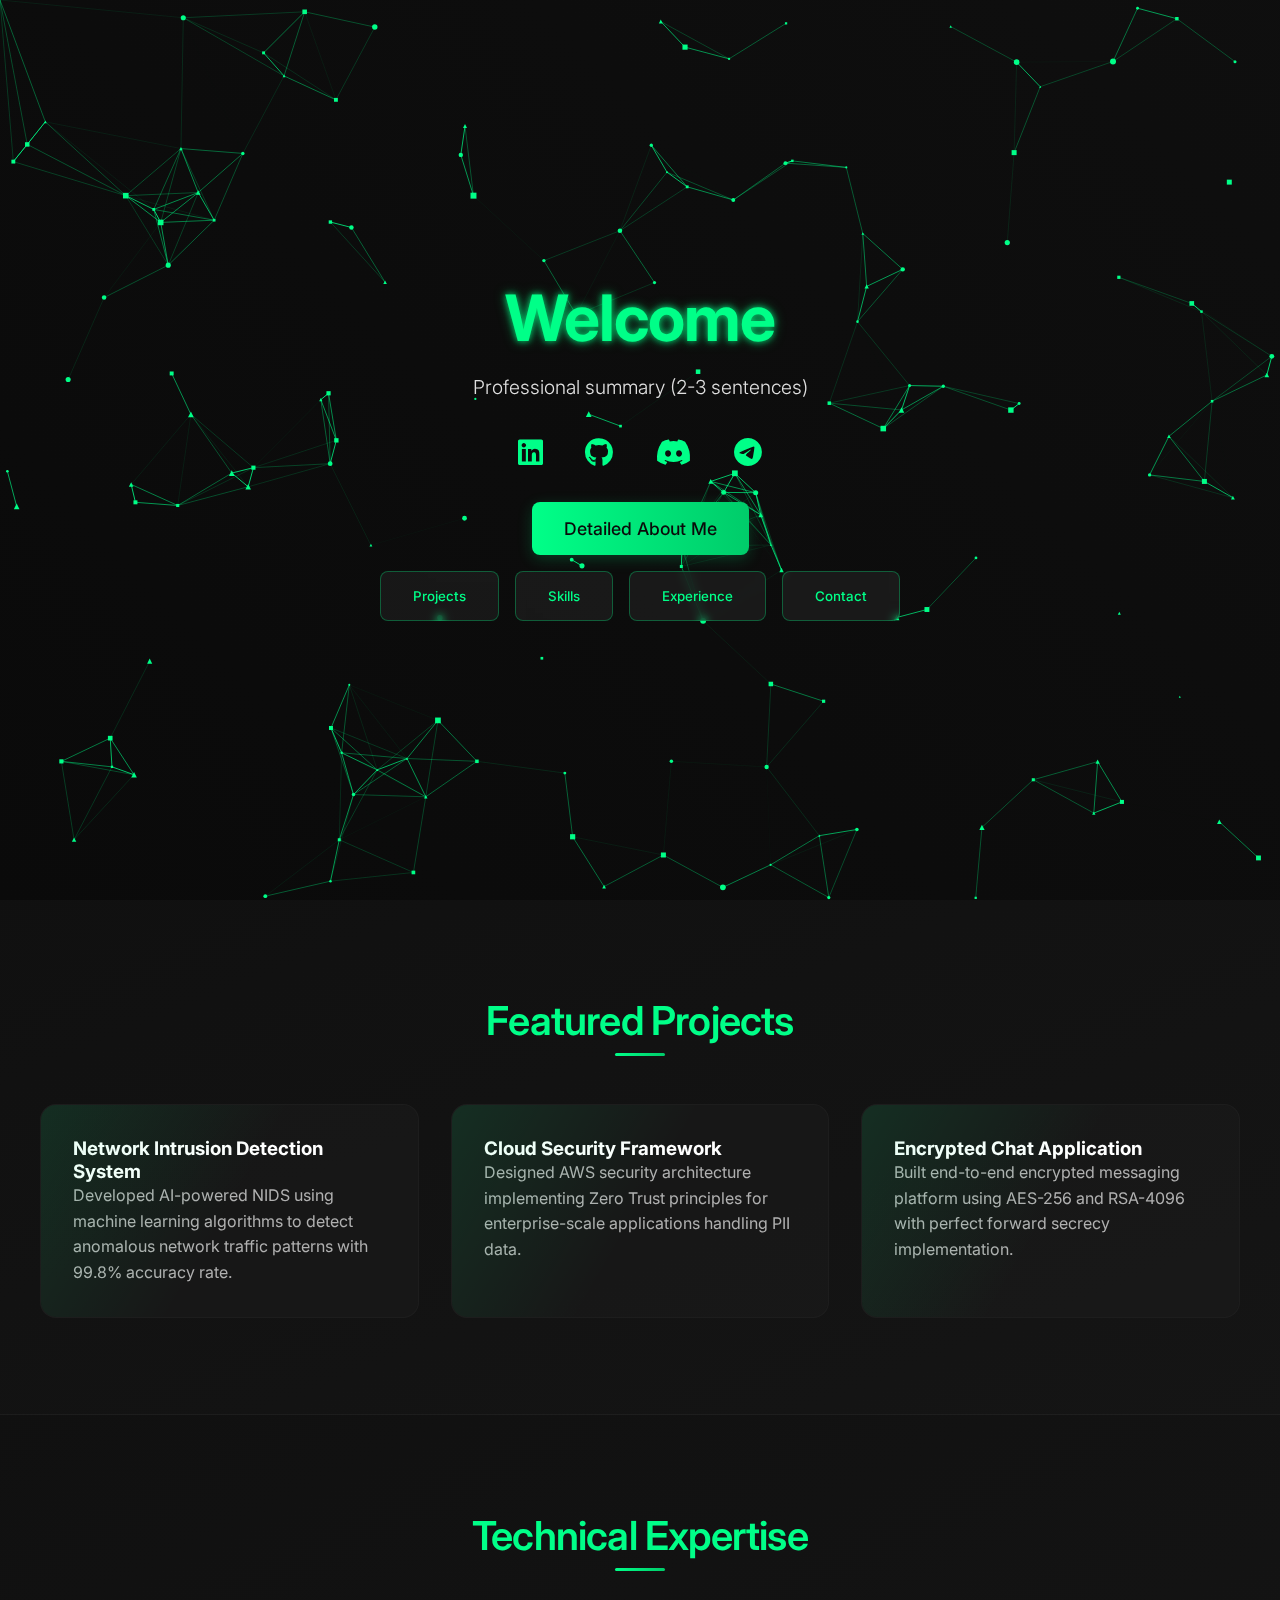
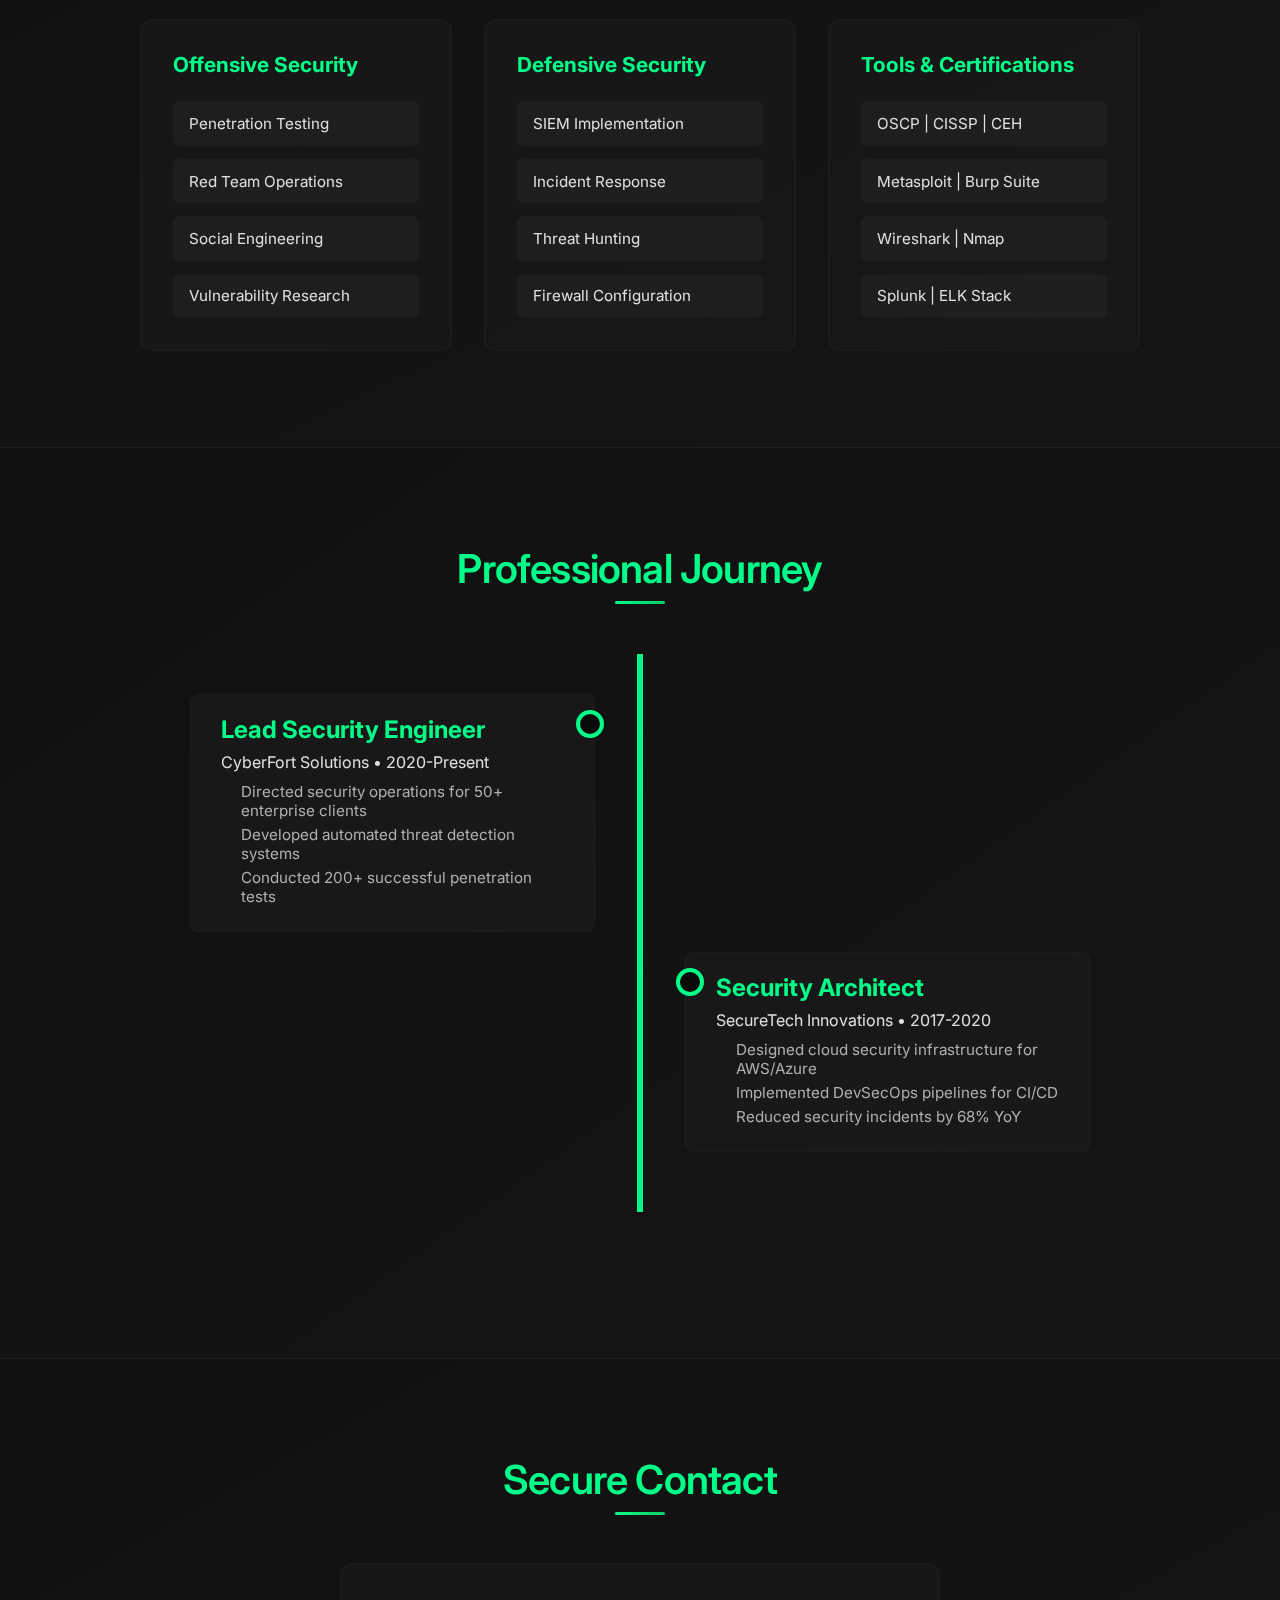
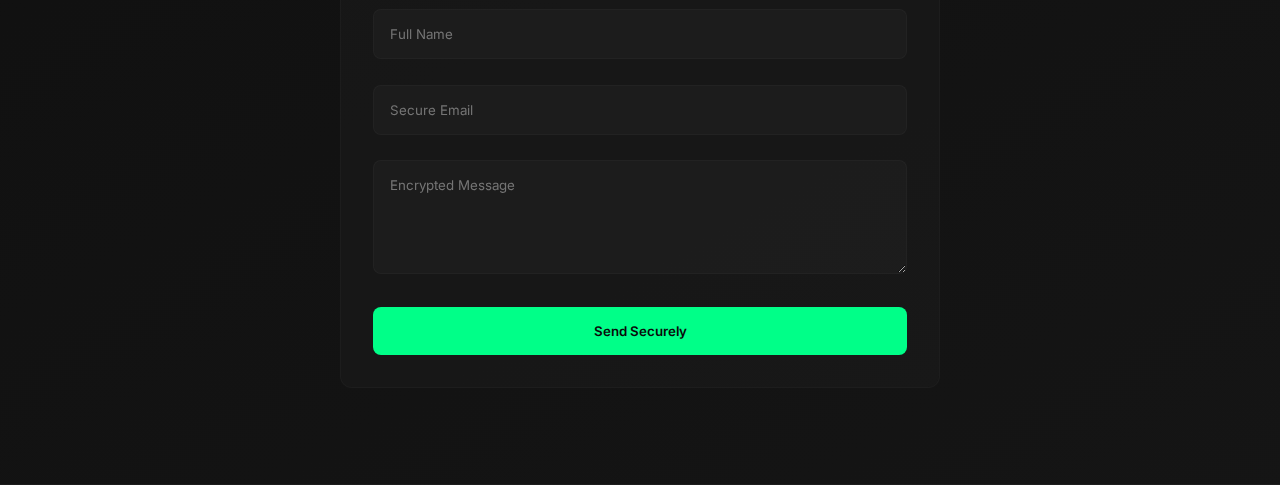
<file: index.html>
<!DOCTYPE html>
<html lang="en">
<head>
  <meta charset="UTF-8" />
  <meta name="viewport" content="width=device-width, initial-scale=1.0" />
  <title>CyberSec Specialist | Portfolio</title>
  <link rel="stylesheet" href="https://cdnjs.cloudflare.com/ajax/libs/font-awesome/6.0.0/css/all.min.css" />
  <link href="https://fonts.googleapis.com/css2?family=Inter:wght@300;400;500;600;700&display=swap" rel="stylesheet" />
  <style>
    /* Global Styles */
    * {
      margin: 0;
      padding: 0;
      box-sizing: border-box;
      font-family: 'Inter', sans-serif;
    }
    html {
      scroll-behavior: smooth;
      background: #0a0a0a;
      min-height: 100vh;
    }

    /* Fixed Header with Slide-Down Animation */
    #page-header {
      position: fixed;
      top: -70px; /* Start hidden above the viewport */
      left: 0;
      width: 100%;
      height: 70px;  /* Fixed height */
      background: rgba(10, 10, 10, 0.9);
      color: #fff;
      z-index: 1000;
      opacity: 0;               /* Invisible initially */
      pointer-events: none;     /* Prevent clicks while hidden */
      transition: top 0.3s ease, opacity 0.3s ease;
      display: flex;
      align-items: center;
    }
    /* Class added via JS to show the header */
    #page-header.show {
      top: 0;
      opacity: 1;
      pointer-events: auto;
    }

    /* Header Content Container */
    .header-container {
      max-width: 1200px;
      margin: 0 auto;
      width: 100%;
      display: flex;
      align-items: center;
      justify-content: space-between;
      padding: 0 20px;
    }
    .header-logo {
      font-size: 1.5rem;
      background: linear-gradient(to right, #00ff88, #00cc6a);
      -webkit-background-clip: text;
      -webkit-text-fill-color: transparent;
      font-weight: 700;
    }
    .header-nav ul {
      list-style: none;
      display: flex;
      gap: 15px;
    }
    .header-nav a {
      display: inline-block;
      text-decoration: none;
      color: #fff;
      background: rgba(255, 255, 255, 0.1);
      padding: 0.5rem 1rem;
      border-radius: 5px;
      font-weight: 500;
      transition: background 0.3s, color 0.3s;
    }
    .header-nav a:hover {
      background: #00ff88;
      color: #0a0a0a;
    }

    /* Canvas background for landing page */
    #particle-canvas {
      position: absolute;
      top: 0;
      left: 0;
      width: 100%;
      height: 100%;
      z-index: -1;
    }

    /* Landing Section */
    #landing {
      height: 100vh;
      display: flex;
      flex-direction: column;
      justify-content: center;
      align-items: center;
      position: relative;
      overflow: hidden;
      color: #fff;
      background: linear-gradient(45deg, rgba(10, 10, 10, 0.9), rgba(15, 15, 15, 0.9));
      backdrop-filter: blur(4px);
    }
    .content {
      z-index: 1;
      text-align: center;
      padding: 20px;
      max-width: 800px;
    }

    /* NEW Landing Page Heading Design */
    h1 {
      font-size: 4rem;
      margin-bottom: 1rem;
      color: #00ff88;
      font-weight: 700;
      letter-spacing: -0.02em;
      /* Subtle neon glow effect */
      text-shadow:
        0 0 6px rgba(0, 255, 136, 0.7),
        0 0 12px rgba(0, 255, 136, 0.5);
    }

    /* Short 2-3 sentence summary styling */
    .summary {
      font-size: 1.2rem;
      line-height: 1.6;
      margin: 0 auto 2rem;
      max-width: 600px;
      color: #e0e0e0;
      font-weight: 300;
    }

    .social-icons {
      margin: 2rem 0;
    }
    .social-icons a {
      color: #00ff88;
      font-size: 1.8rem;
      margin: 0 1.2rem;
      transition: all 0.3s cubic-bezier(0.4, 0, 0.2, 1);
      position: relative;
    }
    .social-icons a:hover {
      color: #00cc6a;
      transform: translateY(-3px);
    }

    /* Shortcut Buttons */
    .shortcuts,
    .shortcuts-lower {
      display: flex;
      justify-content: center;
      margin-top: 1rem;
      flex-wrap: wrap;
      gap: 1rem;
    }
    .shortcut-btn {
      background: rgba(255, 255, 255, 0.05);
      border: 1px solid rgba(0, 255, 136, 0.3);
      color: #00ff88;
      padding: 1rem 2rem;
      cursor: pointer;
      transition: all 0.3s ease;
      border-radius: 8px;
      font-weight: 500;
      backdrop-filter: blur(4px);
    }
    .shortcut-btn:hover {
      background: #00ff88;
      color: #0a0a0a;
      transform: translateY(-2px);
      box-shadow: 0 4px 15px rgba(0, 255, 136, 0.2);
    }
    .main-btn {
      background: linear-gradient(to right, #00ff88, #00cc6a);
      color: #0a0a0a;
      border: none;
      font-size: 1.1rem;
      box-shadow: 0 4px 15px rgba(0, 255, 136, 0.2);
      transition: transform 0.3s ease, box-shadow 0.3s ease, background 0.3s ease;
    }
    .main-btn:hover {
      transform: scale(1.05);
      box-shadow: 0 8px 25px rgba(0, 255, 136, 0.3);
    }

    section {
      padding: 6rem 2rem;
      background: linear-gradient(to bottom right, rgba(17, 17, 17, 0.95), rgba(22, 22, 22, 0.95));
      color: #fff;
      position: relative;
      backdrop-filter: blur(12px);
      border-bottom: 1px solid rgba(255, 255, 255, 0.05);
    }
    h2 {
      display: block;
      text-align: center;
      font-size: 2.5rem;
      font-weight: 600;
      letter-spacing: -0.02em;
      color: #00ff88;
      margin-bottom: 3rem;
      position: relative;
    }
    h2::after {
      content: "";
      display: block;
      margin: 0.5rem auto 0;
      width: 50px;
      height: 3px;
      background: linear-gradient(to right, #00ff88, #00cc6a);
      border-radius: 3px;
    }

    .project-grid {
      display: grid;
      grid-template-columns: repeat(auto-fit, minmax(320px, 1fr));
      gap: 2rem;
      max-width: 1200px;
      margin: 0 auto;
    }
    .project-card {
      background: rgba(26, 26, 26, 0.6);
      padding: 2rem;
      border-radius: 16px;
      border: 1px solid rgba(42, 42, 42, 0.3);
      transition: all 0.3s cubic-bezier(0.4, 0, 0.2, 1);
      position: relative;
      overflow: hidden;
    }
    .project-card::before {
      content: '';
      position: absolute;
      top: 0;
      left: 0;
      width: 100%;
      height: 100%;
      background: linear-gradient(120deg, rgba(0, 255, 136, 0.1) 0%, transparent 50%);
      pointer-events: none;
    }
    .project-card:hover {
      transform: translateY(-5px);
      box-shadow: 0 8px 25px rgba(0, 255, 136, 0.1);
      border-color: #00ff88;
    }
    .project-card p {
      color: #b0b0b0;
      line-height: 1.6;
      font-size: 1rem;
    }

    .skills-grid {
      display: grid;
      grid-template-columns: repeat(auto-fit, minmax(240px, 1fr));
      gap: 2rem;
      max-width: 1000px;
      margin: 0 auto;
    }
    .skill-category {
      background: rgba(26, 26, 26, 0.6);
      padding: 2rem;
      border-radius: 12px;
      border: 1px solid rgba(42, 42, 42, 0.3);
    }
    .skill-category h3 {
      font-size: 1.3rem;
      margin-bottom: 1.5rem;
      color: #00ff88;
      display: flex;
      align-items: center;
      gap: 0.8rem;
    }
    .skill-list {
      list-style: none;
      display: grid;
      gap: 0.8rem;
    }
    .skill-list li {
      padding: 0.8rem 1rem;
      background: rgba(255, 255, 255, 0.03);
      border-radius: 6px;
      font-size: 0.95rem;
      color: #e0e0e0;
      transition: all 0.2s ease;
    }
    .skill-list li:hover {
      background: rgba(0, 255, 136, 0.1);
      transform: translateX(5px);
    }

    .timeline {
      position: relative;
      max-width: 900px;
      margin: 50px auto;
      padding: 40px 0;
    }
    .timeline::after {
      content: '';
      position: absolute;
      width: 6px;
      background-color: #00ff88;
      top: 0;
      bottom: 0;
      left: 50%;
      margin-left: -3px;
    }
    .timeline-item {
      padding: 20px 30px;
      position: relative;
      background: rgba(26, 26, 26, 0.8);
      width: 45%;
      border: 1px solid rgba(42, 42, 42, 0.3);
      border-radius: 8px;
      margin-bottom: 20px;
    }
    .timeline-item:nth-child(odd) {
      left: 0;
    }
    .timeline-item:nth-child(even) {
      left: 55%;
    }
    .timeline-item::after {
      content: '';
      position: absolute;
      width: 20px;
      height: 20px;
      background-color: #0a0a0a;
      border: 4px solid #00ff88;
      top: 15px;
      border-radius: 50%;
      z-index: 1;
    }
    .timeline-item:nth-child(odd)::after {
      right: -10px;
    }
    .timeline-item:nth-child(even)::after {
      left: -10px;
    }
    .timeline-item h3 {
      margin-top: 0;
      color: #00ff88;
      font-size: 1.5rem;
      margin-bottom: 0.5rem;
    }
    .timeline-item p {
      font-size: 1rem;
      color: #e0e0e0;
      margin-bottom: 10px;
    }
    .timeline-item ul {
      list-style: none;
      padding-left: 20px;
    }
    .timeline-item ul li {
      font-size: 0.95rem;
      color: #b0b0b0;
      margin-bottom: 5px;
    }

    /* Contact Form */
    .contact-form {
      max-width: 600px;
      margin: 0 auto;
      background: rgba(26, 26, 26, 0.6);
      padding: 2rem;
      border-radius: 12px;
      border: 1px solid rgba(42, 42, 42, 0.3);
    }
    input,
    textarea {
      width: 100%;
      padding: 1rem;
      margin: 0.8rem 0;
      background: rgba(34, 34, 34, 0.5);
      border: 1px solid rgba(51, 51, 51, 0.3);
      color: #fff;
      border-radius: 8px;
      transition: all 0.3s ease;
    }
    textarea {
      resize: vertical; /* Limit to vertical resizing */
    }
    input:focus,
    textarea:focus {
      border-color: #00ff88;
      outline: none;
      box-shadow: 0 0 0 3px rgba(0, 255, 136, 0.1);
    }
    button[type="submit"] {
      background: #00ff88;
      color: #0a0a0a;
      padding: 1rem 2.5rem;
      border: none;
      cursor: pointer;
      font-weight: 600;
      border-radius: 8px;
      transition: all 0.3s ease;
      width: 100%;
      margin-top: 1rem;
    }
    button[type="submit"]:hover {
      transform: translateY(-2px);
      box-shadow: 0 4px 15px rgba(0, 255, 136, 0.3);
    }
  </style>
</head>
<body>
  <!-- Fixed Header -->
  <header id="page-header">
    <div class="header-container">
      <h1 class="header-logo">CyberSec Specialist</h1>
      <nav class="header-nav">
        <ul>
          <li><a href="about.html">About</a></li>
          <li><a href="#projects" onclick="scrollToSection('projects')">Projects</a></li>
          <li><a href="#skills" onclick="scrollToSection('skills')">Skills</a></li>
          <li><a href="#experience" onclick="scrollToSection('experience')">Experience</a></li>
          <li><a href="#contact" onclick="scrollToSection('contact')">Contact</a></li>
        </ul>
      </nav>
    </div>
  </header>

  <!-- Landing Section -->
  <div id="landing">
    <!-- Canvas for enhanced particle/parallax effect -->
    <canvas id="particle-canvas"></canvas>
    <div class="content">
      <!-- NEW Heading -->
      <h1>Welcome</h1>
      <!-- NEW 2-3 sentence summary -->
      <p class="summary">
        Professional summary (2-3 sentences)
      </p>

      <!-- Social icons -->
      <div class="social-icons">
        <a href="#"><i class="fab fa-linkedin"></i></a>
        <a href="#"><i class="fab fa-github"></i></a>
        <a href="#"><i class="fab fa-discord"></i></a>
        <a href="#"><i class="fab fa-telegram"></i></a>
      </div>

      <!-- Buttons -->
      <div class="shortcuts">
        <button class="shortcut-btn main-btn" onclick="window.location.href='about.html'">
          Detailed About Me
        </button>
      </div>
      <div class="shortcuts-lower">
        <button class="shortcut-btn" onclick="scrollToSection('projects')">Projects</button>
        <button class="shortcut-btn" onclick="scrollToSection('skills')">Skills</button>
        <button class="shortcut-btn" onclick="scrollToSection('experience')">Experience</button>
        <button class="shortcut-btn" onclick="scrollToSection('contact')">Contact</button>
      </div>
    </div>
  </div>

  <!-- Main Content Sections -->
  <section id="projects">
    <h2>Featured Projects</h2>
    <div class="project-grid">
      <div class="project-card">
        <h3>Network Intrusion Detection System</h3>
        <p>Developed AI-powered NIDS using machine learning algorithms to detect anomalous network traffic patterns with 99.8% accuracy rate.</p>
      </div>
      <div class="project-card">
        <h3>Cloud Security Framework</h3>
        <p>Designed AWS security architecture implementing Zero Trust principles for enterprise-scale applications handling PII data.</p>
      </div>
      <div class="project-card">
        <h3>Encrypted Chat Application</h3>
        <p>Built end-to-end encrypted messaging platform using AES-256 and RSA-4096 with perfect forward secrecy implementation.</p>
      </div>
    </div>
  </section>

  <section id="skills">
    <h2>Technical Expertise</h2>
    <div class="skills-grid">
      <div class="skill-category">
        <h3>Offensive Security</h3>
        <ul class="skill-list">
          <li>Penetration Testing</li>
          <li>Red Team Operations</li>
          <li>Social Engineering</li>
          <li>Vulnerability Research</li>
        </ul>
      </div>
      <div class="skill-category">
        <h3>Defensive Security</h3>
        <ul class="skill-list">
          <li>SIEM Implementation</li>
          <li>Incident Response</li>
          <li>Threat Hunting</li>
          <li>Firewall Configuration</li>
        </ul>
      </div>
      <div class="skill-category">
        <h3>Tools & Certifications</h3>
        <ul class="skill-list">
          <li>OSCP | CISSP | CEH</li>
          <li>Metasploit | Burp Suite</li>
          <li>Wireshark | Nmap</li>
          <li>Splunk | ELK Stack</li>
        </ul>
      </div>
    </div>
  </section>

  <section id="experience">
    <h2>Professional Journey</h2>
    <div class="timeline">
      <div class="timeline-item">
        <h3>Lead Security Engineer</h3>
        <p>CyberFort Solutions • 2020-Present</p>
        <ul>
          <li>Directed security operations for 50+ enterprise clients</li>
          <li>Developed automated threat detection systems</li>
          <li>Conducted 200+ successful penetration tests</li>
        </ul>
      </div>
      <div class="timeline-item">
        <h3>Security Architect</h3>
        <p>SecureTech Innovations • 2017-2020</p>
        <ul>
          <li>Designed cloud security infrastructure for AWS/Azure</li>
          <li>Implemented DevSecOps pipelines for CI/CD</li>
          <li>Reduced security incidents by 68% YoY</li>
        </ul>
      </div>
    </div>
  </section>

  <section id="contact">
    <h2>Secure Contact</h2>
    <form class="contact-form">
      <input type="text" placeholder="Full Name" required />
      <input type="email" placeholder="Secure Email" required />
      <textarea rows="5" placeholder="Encrypted Message" required></textarea>
      <button type="submit">Send Securely</button>
    </form>
  </section>

  <script>
    // Smooth scrolling to sections
    function scrollToSection(sectionId) {
      document.getElementById(sectionId).scrollIntoView({
        behavior: 'smooth'
      });
    }

    // Toggle header appearance on scroll
    window.addEventListener('scroll', function() {
      const header = document.getElementById('page-header');
      const landing = document.getElementById('landing');
      // If scrolled past landing, show the header
      if (window.scrollY > landing.clientHeight - 80) {
        header.classList.add('show');
      } else {
        header.classList.remove('show');
      }
    });

    // Enhanced particle effect
    document.addEventListener('DOMContentLoaded', function() {
      const canvas = document.getElementById('particle-canvas');
      const ctx = canvas.getContext('2d');
      const landing = document.getElementById('landing');
      canvas.width = window.innerWidth;
      canvas.height = landing.clientHeight;

      let particles = [];
      const particleCount = 150;
      const mouse = { x: null, y: null, radius: 200 };

      window.addEventListener('mousemove', function(event) {
        mouse.x = event.clientX;
        mouse.y = event.clientY;
      });

      class Particle {
        constructor(x, y, dx, dy, size, shape) {
          this.x = x;
          this.y = y;
          this.dx = dx;
          this.dy = dy;
          this.size = size;
          this.shape = shape;
        }
        update() {
          if (this.x + this.size > canvas.width || this.x - this.size < 0) {
            this.dx = -this.dx;
          }
          if (this.y + this.size > canvas.height || this.y - this.size < 0) {
            this.dy = -this.dy;
          }
          this.x += this.dx;
          this.y += this.dy;
        }
        draw() {
          ctx.fillStyle = "#00ff88";
          if (this.shape === "circle") {
            ctx.beginPath();
            ctx.arc(this.x, this.y, this.size, 0, Math.PI * 2, false);
            ctx.fill();
          } else if (this.shape === "square") {
            ctx.fillRect(this.x - this.size, this.y - this.size, this.size * 2, this.size * 2);
          } else if (this.shape === "triangle") {
            ctx.beginPath();
            ctx.moveTo(this.x, this.y - this.size);
            ctx.lineTo(this.x - this.size, this.y + this.size);
            ctx.lineTo(this.x + this.size, this.y + this.size);
            ctx.closePath();
            ctx.fill();
          }
        }
      }

      function initParticles() {
        particles = [];
        const shapes = ["circle", "square", "triangle"];
        for (let i = 0; i < particleCount; i++) {
          let size = Math.random() * 2 + 1;
          let x = Math.random() * (canvas.width - size * 2) + size;
          let y = Math.random() * (canvas.height - size * 2) + size;
          let dx = (Math.random() - 0.5) * 1;
          let dy = (Math.random() - 0.5) * 1;
          let shape = shapes[Math.floor(Math.random() * shapes.length)];
          particles.push(new Particle(x, y, dx, dy, size, shape));
        }
      }

      const defaultThreshold = 100;
      const extendedThreshold = 150;

      function connectParticles() {
        for (let a = 0; a < particles.length; a++) {
          for (let b = a + 1; b < particles.length; b++) {
            let dx = particles[a].x - particles[b].x;
            let dy = particles[a].y - particles[b].y;
            let distance = Math.sqrt(dx * dx + dy * dy);
            if (distance < defaultThreshold) {
              ctx.beginPath();
              ctx.strokeStyle = "rgba(0,255,136," + (1 - distance / defaultThreshold) + ")";
              ctx.lineWidth = 1;
              ctx.moveTo(particles[a].x, particles[a].y);
              ctx.lineTo(particles[b].x, particles[b].y);
              ctx.stroke();
            } else if (distance < extendedThreshold) {
              let dxMouseA = particles[a].x - mouse.x;
              let dyMouseA = particles[a].y - mouse.y;
              let distanceMouseA = Math.sqrt(dxMouseA * dxMouseA + dyMouseA * dyMouseA);
              let dxMouseB = particles[b].x - mouse.x;
              let dyMouseB = particles[b].y - mouse.y;
              let distanceMouseB = Math.sqrt(dxMouseB * dxMouseB + dyMouseB * dyMouseB);
              if (distanceMouseA < mouse.radius || distanceMouseB < mouse.radius) {
                ctx.beginPath();
                ctx.strokeStyle = "rgba(0,255,136," + (1 - distance / extendedThreshold) + ")";
                ctx.lineWidth = 1;
                ctx.moveTo(particles[a].x, particles[a].y);
                ctx.lineTo(particles[b].x, particles[b].y);
                ctx.stroke();
              }
            }
          }
        }
      }

      function connectToCursor() {
        particles.forEach(particle => {
          let dx = particle.x - mouse.x;
          let dy = particle.y - mouse.y;
          let distance = Math.sqrt(dx * dx + dy * dy);
          if (distance < mouse.radius) {
            ctx.beginPath();
            ctx.strokeStyle = "rgba(0,255,136," + (1 - distance / mouse.radius) + ")";
            ctx.lineWidth = 1;
            ctx.moveTo(particle.x, particle.y);
            ctx.lineTo(mouse.x, mouse.y);
            ctx.stroke();
          }
        });
      }

      function animateParticles() {
        requestAnimationFrame(animateParticles);
        ctx.clearRect(0, 0, canvas.width, canvas.height);
        particles.forEach(particle => {
          particle.update();
          particle.draw();
        });
        connectParticles();
        connectToCursor();
      }

      initParticles();
      animateParticles();

      window.addEventListener('resize', function() {
        canvas.width = window.innerWidth;
        canvas.height = landing.clientHeight;
        initParticles();
      });
    });
  </script>
</body>
</html>
</file>
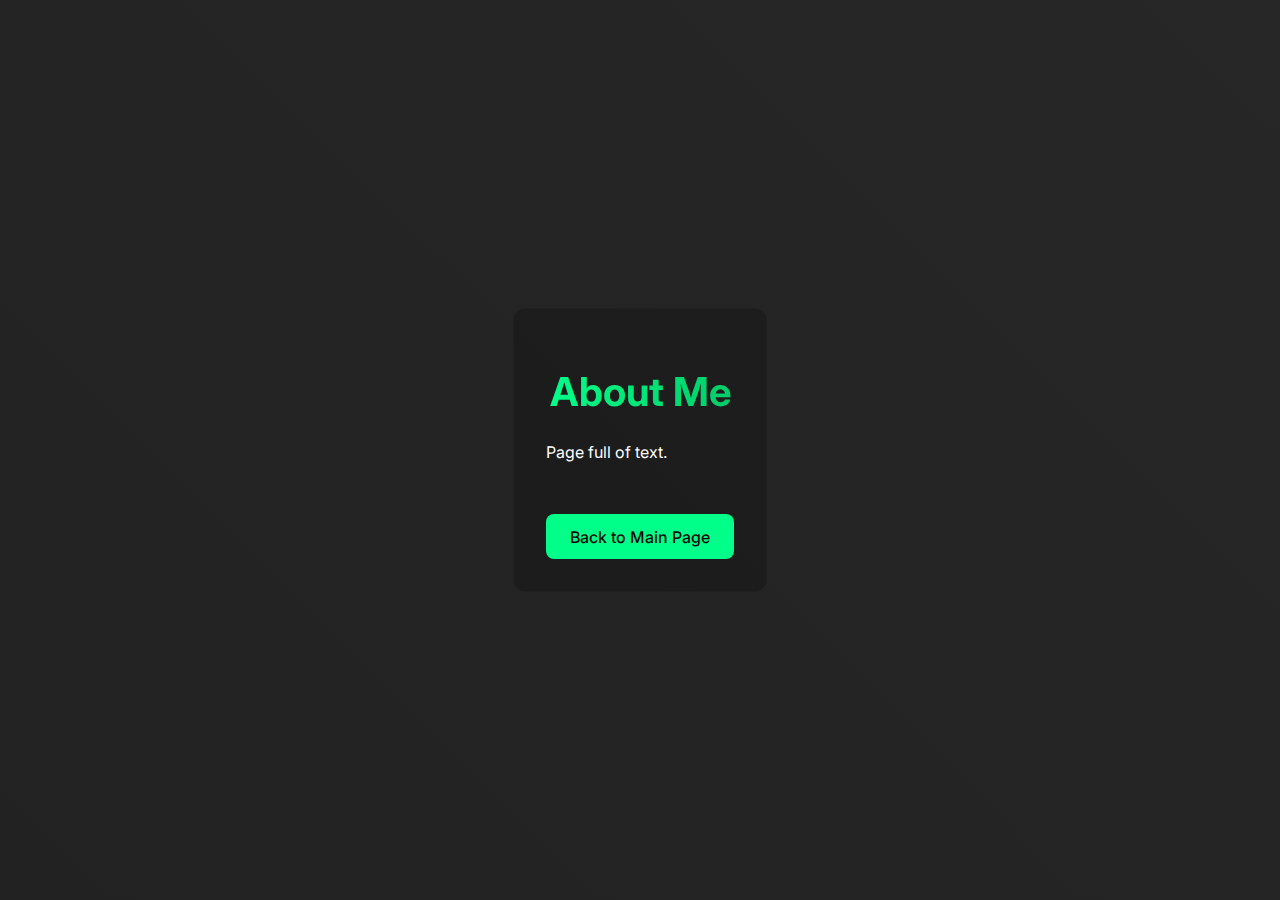
<file: about.html>
<!DOCTYPE html>
<html lang="en">
<head>
  <meta charset="UTF-8" />
  <title>About Me</title>
  <link rel="stylesheet" href="https://fonts.googleapis.com/css2?family=Inter:wght@300;400;500;600;700&display=swap" />
  <style>
    body {
      margin: 0;
      padding: 0;
      font-family: 'Inter', sans-serif;
      background: linear-gradient(45deg, rgba(10, 10, 10, 0.9), rgba(15, 15, 15, 0.9));
      color: #fff;
      min-height: 100vh;
      display: flex;
      flex-direction: column;
      justify-content: center;
      align-items: center;
    }
    .container {
      max-width: 800px;
      padding: 2rem;
      background: rgba(26, 26, 26, 0.7);
      border-radius: 12px;
      border: 1px solid rgba(42, 42, 42, 0.3);
    }
    .markdown-body h2,
    .markdown-body h3 {
      color: #00ff88;
      margin-top: 1.5rem;
      margin-bottom: 0.8rem;
    }
    .markdown-body h2 {
      font-size: 1.8rem;
    }
    .markdown-body h3 {
      font-size: 1.4rem;
    }
    .markdown-body p {
      margin-bottom: 1rem;
      line-height: 1.6;
    }
    .markdown-body ul {
      margin-left: 1.5rem;
      margin-bottom: 1rem;
    }
    .markdown-body li {
      margin: 0.3rem 0;
    }
    .markdown-body strong {
      color: #00ff88;
    }
    .markdown-body code {
      background: rgba(255, 255, 255, 0.1);
      padding: 0.2rem 0.4rem;
      border-radius: 4px;
    }

    /* Title for the page (like "About Me") */
    h1 {
      text-align: center;
      font-size: 2.5rem;
      background: linear-gradient(to right, #00ff88, #00cc6a);
      -webkit-background-clip: text;
      -webkit-text-fill-color: transparent;
      margin-bottom: 1.5rem;
    }
    /* Center the back button */
    .back-btn-container {
      text-align: center;
      margin-top: 2rem;
    }
    .back-btn {
      display: inline-block;
      margin-top: 1rem;
      padding: 0.8rem 1.5rem;
      background: #00ff88;
      color: #0a0a0a;
      text-decoration: none;
      border-radius: 8px;
      transition: background 0.3s, transform 0.3s;
      font-weight: 500;
    }
    .back-btn:hover {
      background: #00cc6a;
      transform: translateY(-2px);
    }
  </style>
</head>
<body>
  <div class="container">
    <h1>About Me</h1>
    <!-- Markdown-structured content -->
    <div class="markdown-body">
      <p>
        Page full of text.
      </p>
    <!-- Centered back button -->
    <div class="back-btn-container">
      <a class="back-btn" href="index.html">Back to Main Page</a>
    </div>
  </div>
</body>
</html>
</file>
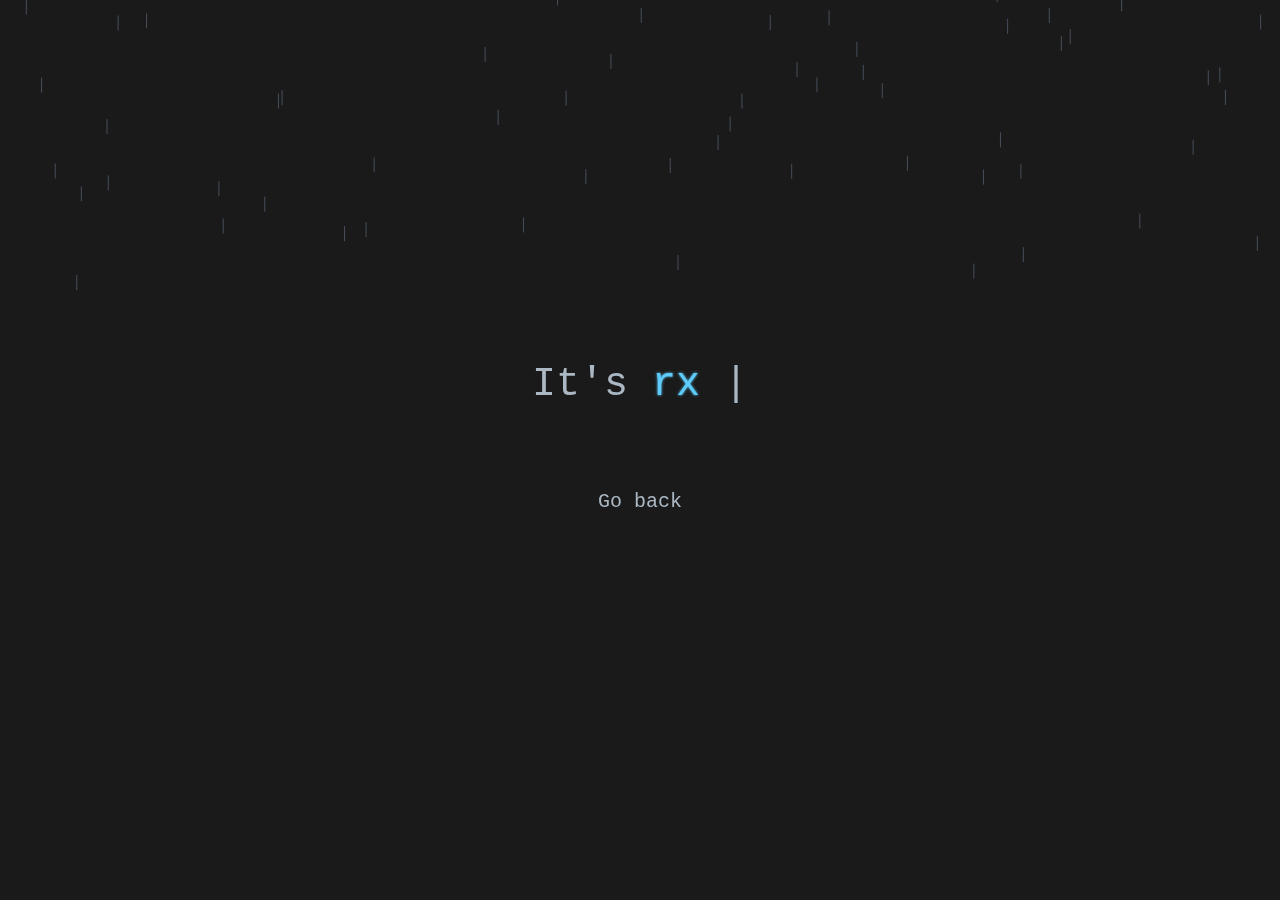
<file: articles.html>
<!DOCTYPE html>
<html lang="en">
<head>
    <meta charset="UTF-8">
    <meta name="viewport" content="width=device-width, initial-scale=1.0">
    <title>Articles | rxiny's Portfolio</title>
    <link rel="stylesheet" href="https://cdnjs.cloudflare.com/ajax/libs/font-awesome/6.4.0/css/all.min.css">
    <link rel="stylesheet" href="assets/css/style.css">
</head>
<body class="dark-theme">
    <main>
        <div class="landing-screen" style="height:100vh;">
            <canvas id="rain-canvas"></canvas>
            <div class="content-wrapper" style="display:flex;flex-direction:column;align-items:center;justify-content:center;height:100vh;">
                <div class="typing-container" style="margin-bottom:32px;">
                    <span id="typing-text"></span>
                    <span class="typing-cursor" id="typing-cursor">|</span>
                </div>
                <button class="menu-button" onclick="window.location.href='index.html'" style="margin-top:16px;">Go back</button>
            </div>
        </div>
    </main>
    <script src="assets/js/main.js"></script>
</body>
</html>
</file>
<file: assets/css/style.css>
/* General layout */
* {
    margin: 0;
    padding: 0;
    box-sizing: border-box;
}
:root {
    /* Dark theme colors */
    --dark-primary-color: #abb8c3;
    --dark-background-color: #1a1a1a;
    --dark-accent-color: #00e5ff;
    /* Light theme colors (cloudy rainy afternoon) */
    --light-primary-color: #3a506b;
    --light-background-color: #e6f1ff;
    --light-accent-color: #4d96ff;
    --light-rain-color: rgba(58, 80, 107, 0.35);
    /* Common variables */
    --font-family: 'Courier New', Courier, monospace;
    --primary-color: var(--dark-primary-color);
    --background-color: var(--dark-background-color);
    --accent-color: #5ecbfa;
    --rain-color: rgba(174,194,224,0.2);
    --menu-bg-color: rgba(26, 26, 26, 0.85);
    --rain-controls-bg: rgba(26, 26, 26, 0.7);
    --rain-controls-border: rgba(171, 184, 195, 0.2);
    --param-btn-bg: rgba(171, 184, 195, 0.1);
    --param-btn-border: rgba(171, 184, 195, 0.3);
    --section-border-color: rgba(171, 184, 195, 0.15);
}
body {
    background-color: var(--background-color);
    color: var(--primary-color);
    font-family: var(--font-family);
    overflow-x: hidden;
    transition: background-color 0.5s ease, color 0.5s ease;
    min-height: 100vh;
}
body.light-theme {
    --primary-color: var(--light-primary-color);
    --background-color: var(--light-background-color);
    --accent-color: var(--light-accent-color);
    --rain-color: var(--light-rain-color);
    --menu-bg-color: rgba(230, 241, 255, 0.85);
    --rain-controls-bg: rgba(230, 241, 255, 0.7);
    --rain-controls-border: rgba(58, 80, 107, 0.2);
    --param-btn-bg: rgba(58, 80, 107, 0.1);
    --param-btn-border: rgba(58, 80, 107, 0.3);
    --section-border-color: rgba(58, 80, 107, 0.15);
}

/* Layout and section styles */
.landing-screen {
    height: 100vh;
    display: flex;
    justify-content: center;
    align-items: center;
    text-align: center;
    position: relative;
    overflow: hidden;
}
.content-wrapper {
    z-index: 2;
    padding: 20px;
    transition: opacity 0.3s ease-out;
}
.typing-container {
    font-size: 2.5em;
    margin-bottom: 20px;
    height: 4rem;
}
.typing-cursor {
    animation: blink 1s step-end infinite;
}
#typing-text .highlight {
    color: var(--accent-color);
    text-shadow: 0 0 3px var(--accent-color);
}
@keyframes blink {
    from, to { color: transparent; }
    50% { color: var(--accent-color); }
}
.about-me {
    max-width: 600px;
    margin: 40px auto 40px;
    font-size: 1.4em;
    line-height: 1.4;
    background: rgba(171, 184, 195, 0.08);
    padding: 32px 32px 28px 32px;
    border-radius: 18px;
    box-shadow: 0 4px 24px rgba(0,0,0,0.10);
    text-align: center;
    position: relative;
    transition: background 0.3s, box-shadow 0.3s;
}
.about-me .highlight {
    color: var(--accent-color);
    font-weight: bold;
    text-shadow: none;
}
.social-media {
    margin: 30px 0;
}
.social-media a {
    margin: 0 15px;
    display: inline-block;
    transition: transform 0.3s ease;
}
.social-media a:hover {
    transform: scale(1.2);
}
.social-media a:hover svg {
    fill: var(--accent-color);
}
.social-media svg {
    width: 30px;
    height: 30px;
    fill: var(--primary-color);
    transition: fill 0.3s ease;
}
.menu {
    margin-top: 40px;
    display: flex;
    justify-content: center;
    flex-wrap: wrap;
}
.menu-button {
    font-family: var(--font-family);
    background: none;
    border: none;
    border-bottom: 1px solid transparent;
    color: var(--primary-color);
    padding: 16px 20px;
    margin: 8px;
    cursor: pointer;
    font-size: 1.25em;
    transition: all 0.3s ease;
    border-radius: 6px;
    min-width: 160px;
    text-align: center;
}
.menu-button:hover {
    color: var(--accent-color);
    border-bottom-color: var(--accent-color);
}
.scroll-arrow {
    position: absolute;
    bottom: 30px;
    left: 50%;
    transform: translateX(-50%);
    width: 20px;
    height: 20px;
    transition: opacity 0.3s ease-out;
}
.scroll-arrow span {
    display: block;
    width: 20px;
    height: 20px;
    border-bottom: 2px solid var(--primary-color);
    border-right: 2px solid var(--primary-color);
    transform: rotate(45deg);
    margin-top: -10px;
}
.scroll-arrow span:nth-child(1) { opacity: 0.4; }
.scroll-arrow span:nth-child(2) { margin-top: -15px; opacity: 0.7; }
.scroll-arrow span:nth-child(3) { margin-top: -15px; opacity: 1; }
.main-content { padding: 100px 20px 40px 20px; }
section { 
    padding: 60px 0; 
    border-top: 1px solid var(--section-border-color);
}

.main-content section:last-of-type {
    padding-bottom: 1px;
    margin-bottom: 0;
}

h2 {
    position: relative;
    text-align: center;
    font-size: 2em;
    margin-bottom: 60px;
    padding-bottom: 20px;
}

h2::after {
    content: '';
    position: absolute;
    left: 50%;
    transform: translateX(-50%);
    bottom: 0;
    width: 50px;
    height: 3px;
    background: var(--accent-color);
    border-radius: 2px;
}

.no-underline::after {
    display: none !important;
}

.fixed-row {
    display: flex;
    flex-direction: row;
    align-items: center;
    justify-content: flex-start;
    width: 100%;
    height: 56px;
    position: relative;
}
.fixed-menu {
    position: fixed;
    top: 0;
    width: 100%;
    background-color: var(--menu-bg-color);
    backdrop-filter: blur(8px);
    padding: 0;
    z-index: 1000;
    text-align: center;
    display: none;
    box-shadow: 0 4px 15px rgba(0,0,0,0.1);
    opacity: 0;
    transform: translateY(-100%);
    transition: opacity 0.3s ease, transform 0.3s ease, background-color 0.5s ease;
    display: flex;
    align-items: center;
    justify-content: space-between;
    height: 56px;
    min-height: 0;
    box-sizing: border-box;
}
.fixed-menu.visible {
    opacity: 1;
    transform: translateY(0);
}
.fixed-menu .fixed-left {
    display: flex;
    align-items: center;
    gap: 18px;
    margin-left: 32px;
    flex: 0 0 auto;
    height: 100%;
    margin-bottom: 0;
}
.fixed-menu .nickname {
    color: var(--accent-color);
    font-weight: bold;
    font-size: 1.25em;
    letter-spacing: 0.03em;
    margin-right: 8px;
    text-shadow: 0 0 3px var(--accent-color, #00e5ff);
    line-height: 1;
    text-decoration: none;
}
.fixed-menu .separator {
    width: 2px;
    height: 24px;
    background: var(--accent-color);
    opacity: 0.25;
    margin: 0 4px;
    border-radius: 2px;
}
.fixed-menu .fixed-socials {
    display: flex;
    align-items: center;
    gap: 20px;
    height: 100%;
    margin-left: 4px;
    position: relative;
    top: 1px;
}
.fixed-menu .fixed-socials a svg {
    width: 24px;
    height: 24px;
    fill: var(--primary-color);
    transition: fill 0.3s;
}
.fixed-menu .fixed-socials a:hover svg {
    fill: var(--accent-color);
}
.fixed-menu .fixed-center {
    position: absolute;
    left: 50%;
    top: 0;
    transform: translateX(-50%);
    display: flex;
    justify-content: center;
    align-items: center;
    height: 100%;
    gap: 12px;
    margin: 0;
    z-index: 1;
}
.fixed-menu .menu-button {
    margin: 0 8px;
    font-size: 1.08em;
    padding: 8px 18px;
    height: 38px;
    line-height: 1;
    min-width: 120px;
}
canvas {
    position: absolute;
    top: 0;
    left: 0;
    z-index: 1;
}

/* Theme and rain controls */
.panel-toggle-btn {
    position: fixed;
    top: 22px;
    right: 22px;
    z-index: 1100;
    background: var(--menu-bg-color);
    color: var(--accent-color);
    border: 2px solid var(--accent-color);
    border-radius: 50%;
    width: 48px;
    height: 48px;
    display: flex;
    align-items: center;
    justify-content: center;
    box-shadow: 0 4px 16px rgba(0,0,0,0.13);
    cursor: pointer;
    transition: background 0.3s, color 0.3s, box-shadow 0.3s, border 0.3s, transform 0.3s cubic-bezier(.4,0,.2,1);
    outline: none;
}
.panel-toggle-btn.open {
    background: var(--accent-color);
    color: var(--background-color);
    border-color: var(--background-color);
    transform: rotate(90deg);
}
.panel-toggle-btn:not(.open) {
    background: var(--menu-bg-color) !important;
    color: var(--accent-color) !important;
    border-color: var(--accent-color) !important;
    transform: none;
}
.panel-toggle-btn:not(.open):hover, .panel-toggle-btn:not(.open):focus {
    background: var(--accent-color);
    color: var(--background-color);
    border-color: var(--background-color);
}
.theme-controls {
    position: fixed;
    top: 80px;
    right: 22px;
    z-index: 1099;
    min-width: 180px;
    max-width: 260px;
    box-shadow: 0 8px 32px rgba(0,0,0,0.18);
    background: var(--rain-controls-bg);
    border-radius: 16px;
    border: 1.5px solid var(--rain-controls-border);
    padding: 18px 14px 12px 14px;
    opacity: 0;
    pointer-events: none;
    transform: translateY(-32px) scale(0.97);
    transition: opacity 0.55s cubic-bezier(.4,2,.6,1), transform 0.55s cubic-bezier(.4,2,.6,1);
    gap: 10px;
}
.theme-controls.open {
    display: flex !important;
    flex-direction: column;
    opacity: 1;
    pointer-events: auto;
    transform: translateY(0) scale(1);
}
.theme-controls.hidden {
    display: none !important;
}
.theme-controls .control-group,
.theme-controls .rain-param {
    margin-bottom: 8px;
}
.theme-controls .control-group:last-child,
.theme-controls .rain-param:last-child {
    margin-bottom: 0;
}
.control-group {
    display: flex;
    align-items: center;
    gap: 10px;
    justify-content: center;
    width: 100%;
}
.switch {
    position: relative;
    display: inline-block;
    width: 50px;
    height: 26px;
}
.switch input { 
    opacity: 0;
    width: 0;
    height: 0;
}
.slider {
    position: absolute;
    cursor: pointer;
    top: 0;
    left: 0;
    right: 0;
    bottom: 0;
    background-color: #555;
    transition: .3s;
    border-radius: 34px;
}
.slider:before {
    position: absolute;
    content: "";
    height: 18px;
    width: 18px;
    left: 4px;
    bottom: 4px;
    background-color: #ccc;
    transition: .3s;
    border-radius: 50%;
}
input:checked + .slider {
    background-color: var(--accent-color);
}
input:checked + .slider:before {
    transform: translateX(24px);
}
.slider-label {
    font-size: 0.9em;
    color: var(--primary-color);
    white-space: nowrap;
}
.rain-param {
    display: flex;
    flex-direction: column;
    gap: 10px;
    align-items: center;
    width: 100%;
}
.param-label {
    font-size: 0.8em;
    opacity: 0.8;
}
.param-controls {
    display: flex;
    gap: 16px;
    align-items: center;
}
.param-btn {
    background: var(--param-btn-bg);
    border: 1px solid var(--param-btn-border);
    color: var(--primary-color);
    width: 24px;
    height: 24px;
    border-radius: 4px;
    cursor: pointer;
    font-family: var(--font-family);
    font-size: 0.9em;
    transition: all 0.2s;
}
.param-btn:hover {
    background: rgba(58, 80, 107, 0.2);
    border-color: var(--accent-color);
}
.param-value {
    min-width: 30px;
    text-align: center;
    font-size: 0.9em;
}
.theme-icons {
    display: flex;
    align-items: center;
    gap: 10px;
}
.theme-icon {
    font-size: 1.1rem;
    color: var(--primary-color);
    transition: color 0.3s ease;
}
.theme-toggle-container {
    display: flex;
    align-items: center;
    gap: 10px;
}
.theme-toggle-container i.active {
    color: var(--accent-color);
}
.nickname-tip {
    position: absolute;
    left: 50%;
    bottom: 100%;
    margin-bottom: 6px;
    transform: translateX(-50%);
    background: var(--menu-bg-color);
    color: var(--primary-color);
    padding: 2px 8px;
    border-radius: 5px;
    font-size: 0.85em;
    white-space: nowrap;
    opacity: 0;
    pointer-events: none;
    transition: opacity 0.2s;
    z-index: 1002;
    box-shadow: 0 2px 8px rgba(0,0,0,0.08);
}
.nickname-highlight {
    color: var(--accent-color);
    font-weight: inherit;
    font-size: inherit;
    letter-spacing: inherit;
    position: relative;
}
.theme-controls.faded {
    opacity: 0;
    pointer-events: none;
    transform: translateY(-40px) scale(0.98);
}

html {
    scroll-behavior: smooth;
}

/* Placeholder card styles */
.placeholder-card {
    width: 100%;
    padding: 30px;
    background: var(--param-btn-bg);
    border: 1px solid var(--rain-controls-border);
    border-radius: 12px;
    display: flex;
    align-items: center;
    justify-content: center;
    color: var(--primary-color);
    font-size: 1.1em;
    opacity: 0.7;
    transition: all 0.3s ease;
}
.placeholder-card:hover {
    opacity: 1;
    transform: translateY(-5px);
    border-color: var(--accent-color);
}

.social-media a svg,
.fixed-menu .fixed-socials a svg {
    width: 28px;
    height: 28px;
    fill: var(--primary-color);
    transition: fill 0.3s;
    display: inline-block;
    vertical-align: middle;
}
.social-media a:hover svg,
.fixed-menu .fixed-socials a:hover svg {
    fill: var(--accent-color);
}
.social-media a[aria-label="Telegram"] svg,
.fixed-menu .fixed-socials a[aria-label="Telegram"] svg {
    width: 32px;
    height: 32px;
}

.learn-more-flex {
    display: flex;
    gap: 40px;
    max-width: 900px;
    margin: 0 auto;
    align-items: flex-start;
    justify-content: center;
    flex-wrap: wrap;
}
.learn-more-snapshot {
    background: rgba(171, 184, 195, 0.10);
    border-radius: 16px;
    box-shadow: 0 2px 16px rgba(0,0,0,0.08);
    padding: 32px 28px 28px 28px;
    min-width: 260px;
    max-width: 320px;
    flex: 1 1 260px;
    margin-bottom: 24px;
}
.learn-more-snapshot h3 {
    font-size: 1.25em;
    margin-bottom: 18px;
    color: var(--accent-color);
    display: flex;
    align-items: center;
    gap: 8px;
}
.learn-more-snapshot ul {
    list-style: none;
    padding: 0;
}
.learn-more-snapshot li {
    font-size: 1.08em;
    margin-bottom: 12px;
    display: flex;
    align-items: center;
    gap: 10px;
    color: var(--primary-color);
}
.learn-more-snapshot li:last-child {
    margin-bottom: 0;
}
.learn-more-main {
    flex: 2 1 340px;
    font-size: 1.15em;
    line-height: 1.8;
    background: rgba(171, 184, 195, 0.06);
    border-radius: 14px;
    padding: 28px 32px;
    box-shadow: 0 2px 12px rgba(0,0,0,0.06);
    color: var(--primary-color);
    min-width: 280px;
    max-width: 540px;
}
#learn-more h2 {
    text-align: center;
    font-size: 2em;
    margin-bottom: 60px;
    padding-bottom: 20px;
    color: var(--primary-color);
    position: relative;
    display: block;
    letter-spacing: 0.5px;
}
#learn-more h2::after {
    content: '';
    position: absolute;
    left: 50%;
    transform: translateX(-50%);
    bottom: 0;
    width: 50px;
    height: 3px;
    background: var(--accent-color);
    border-radius: 2px;
}
.learn-more-timeline.minimalistic {
    display: flex;
    flex-direction: column;
    gap: 36px;
    max-width: 950px;
    margin: 0 auto;
    position: relative;
}
.timeline-card.minimalistic {
    background: rgba(171, 184, 195, 0.08);
    border-radius: 16px;
    box-shadow: 0 2px 16px rgba(0,0,0,0.07);
    padding: 28px 48px 24px 48px;
    min-height: 60px;
    display: flex;
    align-items: flex-start;
    position: relative;
    max-width: 100%;
}
.timeline-card.minimalistic .timeline-dot {
    display: block;
    position: absolute;
    left: 18px;
    top: 24px;
    width: 10px;
    height: 10px;
    background: var(--accent-color);
    border-radius: 50%;
    z-index: 2;
}
.timeline-card.minimalistic .timeline-pipe {
    display: block;
    position: absolute;
    left: 22px;
    top: 34px;
    width: 2px;
    height: calc(100% - 38px);
    background: var(--accent-color);
    opacity: 0.18;
    border-radius: 1px;
    z-index: 1;
}
.timeline-card.minimalistic .timeline-content {
    flex: 1;
    color: var(--primary-color);
    font-size: 1.13em;
    line-height: 1.8;
    margin-left: 36px;
    max-width: 100%;
}
.timeline-card.minimalistic.compact {
    padding: 16px 32px 24px 32px;
}
.timeline-card.minimalistic.compact .timeline-content {
    font-size: 1em;
    line-height: 1.5;
    margin-left: 23px;
}
.timeline-label {
    font-weight: normal;
    color: var(--accent-color);
    margin-bottom: 2px;
    font-size: 1.05em;
    letter-spacing: 0.5px;
}
.timeline-card.minimalistic.compact .timeline-label {
    margin-left: -28px;
}
.snapshot-list {
    list-style: disc inside;
    padding-left: 0;
    margin: 0 0 2px 0;
    color: var(--primary-color);
    font-size: 0.98em;
    display: flex;
    flex-direction: column;
    gap: 3px;
}
.snapshot-list li {
    margin-left: 0;
    padding-left: 0;
    line-height: 1.4;
}
.breakcore-link {
    color: inherit;
    text-decoration: underline;
    font-weight: normal;
    transition: none;
}
@media (max-width: 900px) {
    .learn-more-timeline.minimalistic {
        max-width: 98vw;
        gap: 22px;
    }
    .timeline-card.minimalistic {
        padding: 20px 12px 16px 12px;
    }
    .timeline-card.minimalistic .timeline-content {
        margin-left: 24px;
    }
    .timeline-card.minimalistic.compact {
        padding: 12px 8px 10px 8px;
    }
    .timeline-card.minimalistic.compact .timeline-content {
        margin-left: 18px;
    }
}

@media (max-width: 900px) {
    .learn-more-flex {
        flex-direction: column;
        align-items: stretch;
        gap: 24px;
    }
    .learn-more-main, .learn-more-snapshot {
        max-width: 100%;
        min-width: 0;
    }
}

@media (max-width: 600px) {
    .landing-screen {
        flex-direction: column;
        height: auto;
        min-height: 100vh;
    }
    .content-wrapper {
        padding: 10px;
        width: 100%;
        max-width: 100vw;
        box-sizing: border-box;
    }
    .typing-container {
        font-size: 1.1em;
        margin-bottom: 36px;
        min-height: unset;
        height: auto;
        position: static;
        overflow-wrap: anywhere;
        word-break: break-word;
        line-height: 1.15;
    }
    .about-me {
        padding: 18px 10px 16px 10px;
        font-size: 1em;
        margin: 0 0 24px 0;
        overflow-wrap: anywhere;
        word-break: break-word;
    }
    .main-content {
        padding: 60px 10px;
    }
    .theme-controls {
        top: 10px;
        right: 10px;
        padding: 8px;
        gap: 8px;
    }
    .menu {
        flex-direction: column;
        margin-top: 20px;
    }
    .menu-button {
        width: 100%;
        margin: 8px 0;
        font-size: 1.15em;
        padding: 14px 0;
        min-width: unset;
    }
    .scroll-arrow {
        bottom: 10px;
    }
    .fixed-menu .fixed-center {
        display: none;
    }
    .fixed-menu .fixed-left {
        margin-left: 16px;
    }
    .fixed-menu {
        justify-content: flex-start;
    }
}
.theme-toggle-container, .rain-toggle-container {
    display: flex;
    align-items: center;
    gap: 10px;
    justify-content: center;
    width: 100%;
}
.theme-icon, .rain-icon {
    font-size: 1.3rem;
    color: var(--primary-color);
    transition: color 0.3s;
    width: 1.6em;
    height: 1.6em;
    display: flex;
    align-items: center;
    justify-content: center;
}
.theme-icon.active, .rain-icon.active {
    color: var(--accent-color);
}
.theme-icon.inactive, .rain-icon.inactive {
    color: #888;
    opacity: 0.7;
}
.rain-toggle-container {
    display: flex;
    align-items: center;
    gap: 10px;
    justify-content: center;
    width: 100%;
}
#moon-icon {
    margin-left: -4px;
    margin-top: 3px;
}
#rain-on-icon {
    margin-top: 3px;
}
#rain-off-icon {
    margin-top: 3px;
}
.timeline-card.accent-border {
    border-left: 4px solid var(--accent-color);
    background-clip: padding-box;
    padding-left: 36px;
}
.timeline-card.accent-border .timeline-content {
    margin-left: 0;
}
.timeline-dot, .timeline-pipe {
    display: none !important;
}

/* Add spacing between paragraphs in timeline content */
.timeline-content p {
    line-height: 1.8;
    margin-bottom: 16px;
}

.timeline-content p:last-child {
    margin-bottom: 0;
}
</file>
